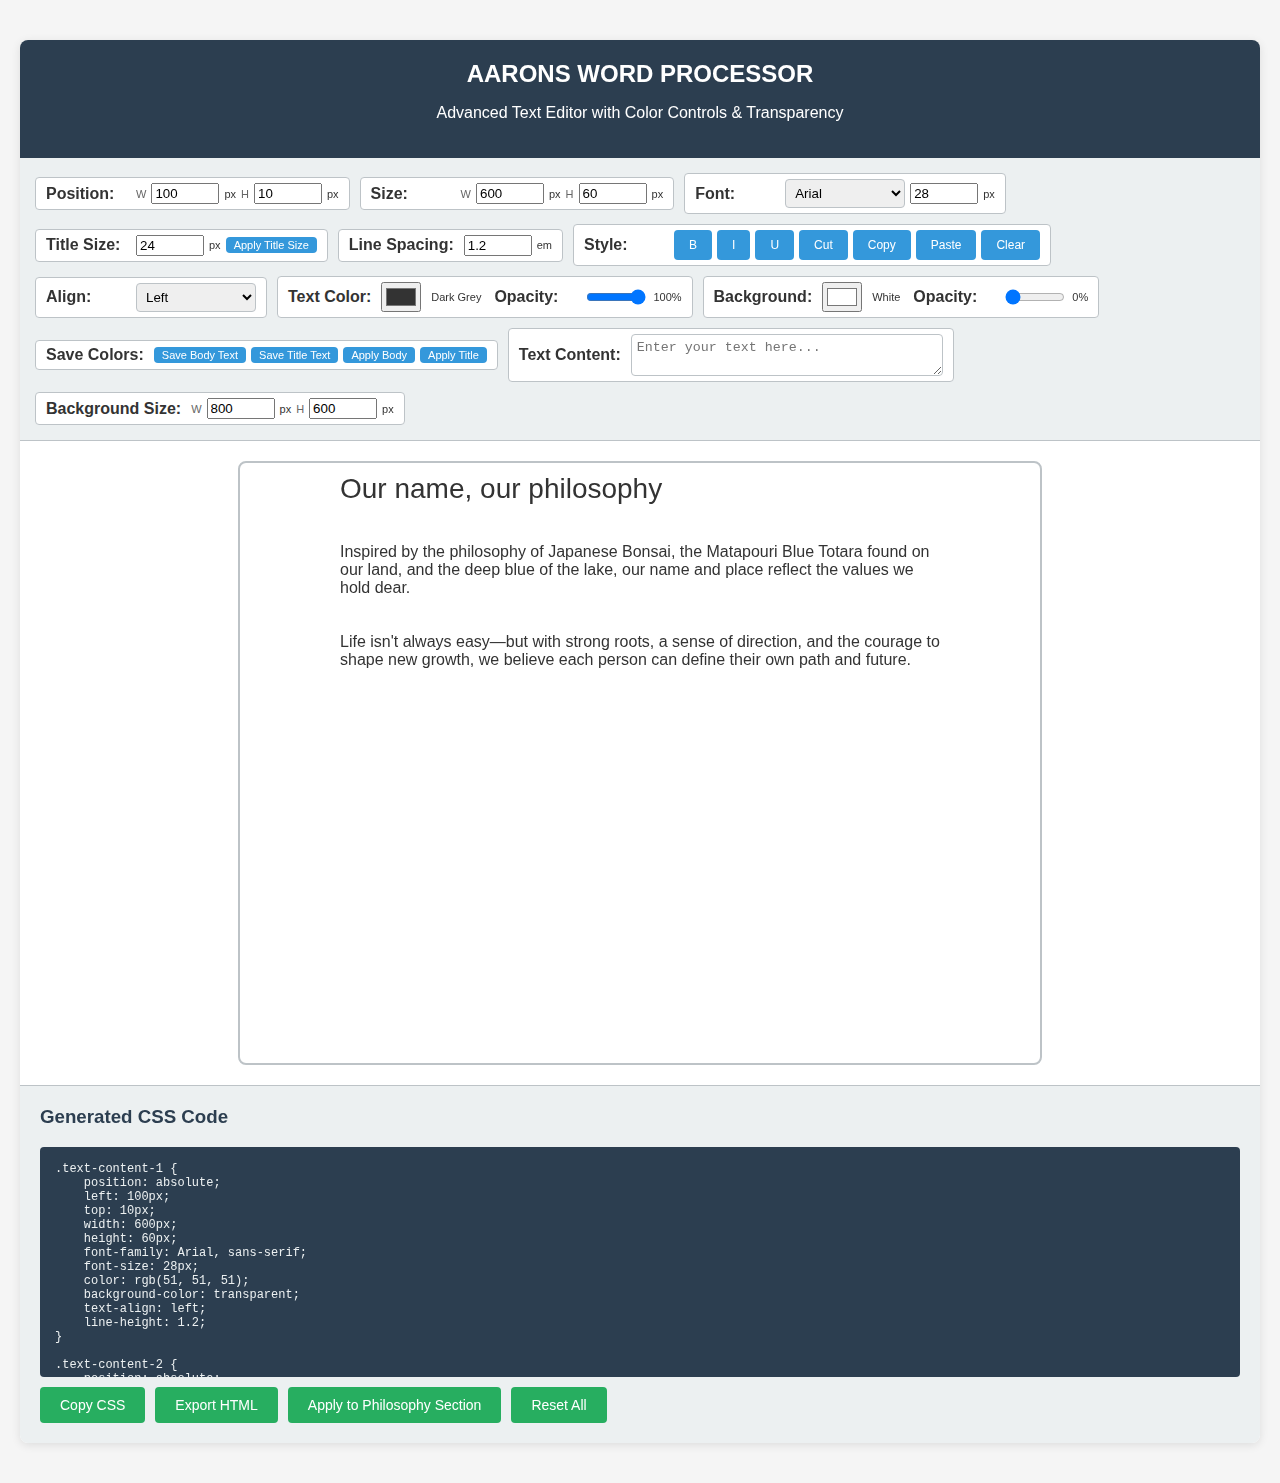
<file: matapouri-blue-project (1)/aarons_word_processor.html>
<!DOCTYPE html>
<html lang="en">
<head>
    <meta charset="UTF-8">
    <meta name="viewport" content="width=device-width, initial-scale=1.0">
    <title>AARONS WORD PROCESSOR</title>
    <style>
        body {
            font-family: Arial, sans-serif;
            margin: 0;
            padding: 20px;
            background: #f5f5f5;
        }
        
        .processor-container {
            background: white;
            border-radius: 8px;
            box-shadow: 0 2px 10px rgba(0,0,0,0.1);
            overflow: hidden;
            margin: 20px 0;
            min-width: 1000px;
        }
        
        .processor-header {
            background: #2c3e50;
            color: white;
            padding: 20px;
            text-align: center;
        }
        
        .processor-header h1 {
            margin: 0;
            font-size: 24px;
        }
        
        .processor-toolbar {
            padding: 15px;
            background: #ecf0f1;
            border-bottom: 1px solid #bdc3c7;
            display: flex;
            flex-wrap: wrap;
            gap: 10px;
            align-items: center;
        }
        
        .toolbar-group {
            display: flex;
            gap: 5px;
            align-items: center;
            padding: 5px 10px;
            background: white;
            border-radius: 4px;
            border: 1px solid #bdc3c7;
            color: #333;
        }
        
        .toolbar-group label {
            font-weight: bold;
            margin-right: 5px;
            min-width: 80px;
            color: #333;
        }
        
        .toolbar-group input[type="range"] {
            width: 120px;
        }
        
        .toolbar-group input[type="text"], .toolbar-group textarea {
            width: 200px;
            padding: 5px;
            border: 1px solid #bdc3c7;
            border-radius: 4px;
        }
        
        .toolbar-group select {
            width: 120px;
            padding: 5px;
            border: 1px solid #bdc3c7;
            border-radius: 4px;
        }
        
        .toolbar-group button {
            background: #3498db;
            color: white;
            padding: 8px 15px;
            border: none;
            border-radius: 4px;
            cursor: pointer;
            font-size: 12px;
        }
        
        .toolbar-group button:hover {
            background: #2980b9;
        }
        
        .toolbar-group button.active {
            background: #e74c3c;
        }
        
        .display-area {
            width: 800px;
            height: 600px;
            background: #ffffff;
            position: relative;
            margin: 20px auto;
            border: 2px solid #bdc3c7;
            border-radius: 8px;
            overflow: hidden;
            transition: all 0.3s ease;
        }
        
        .text-content {
            position: absolute;
            border: none;
            background: transparent;
            outline: none;
            resize: none;
            font-family: Arial, sans-serif;
            font-size: 16px;
            color: #333;
            padding: 0;
            margin: 0;
            cursor: move;
            min-width: 100px;
            min-height: 30px;
        }
        
        .text-content.selected {
            outline: 2px solid #3498db;
        }
        
        .output-section {
            background: #ecf0f1;
            padding: 20px;
            border-top: 1px solid #bdc3c7;
        }
        
        .output-section h3 {
            margin-top: 0;
            color: #2c3e50;
        }
        
        .code-output {
            background: #2c3e50;
            color: #ecf0f1;
            padding: 15px;
            border-radius: 4px;
            font-family: 'Courier New', monospace;
            font-size: 12px;
            white-space: pre-wrap;
            max-height: 200px;
            overflow-y: auto;
            margin: 10px 0;
        }
        
        .output-buttons {
            display: flex;
            gap: 10px;
            margin-top: 10px;
        }
        
        .output-buttons button {
            background: #27ae60;
            color: white;
            padding: 10px 20px;
            border: none;
            border-radius: 4px;
            cursor: pointer;
            font-size: 14px;
        }
        
        .output-buttons button:hover {
            background: #219a52;
        }
    </style>
</head>
<body>
    <div class="processor-container">
        <div class="processor-header">
            <h1>AARONS WORD PROCESSOR</h1>
            <p>Advanced Text Editor with Color Controls & Transparency</p>
        </div>
        
        <div class="processor-toolbar">
            <div class="toolbar-group">
                <label>Position:</label>
                <span style="color: #666; font-size: 11px;">W</span>
                <input type="number" id="positionX" min="0" max="800" value="100" style="width: 60px;">
                <span style="color: #333; font-size: 11px;">px</span>
                <span style="color: #666; font-size: 11px;">H</span>
                <input type="number" id="positionY" min="0" max="600" value="10" style="width: 60px;">
                <span style="color: #333; font-size: 11px;">px</span>
            </div>
            
            <div class="toolbar-group">
                <label>Size:</label>
                <span style="color: #666; font-size: 11px;">W</span>
                <input type="number" id="width" min="200" max="1400" value="600" style="width: 60px;">
                <span style="color: #333; font-size: 11px;">px</span>
                <span style="color: #666; font-size: 11px;">H</span>
                <input type="number" id="height" min="20" max="2000" value="60" style="width: 60px;">
                <span style="color: #333; font-size: 11px;">px</span>
            </div>
            
            <div class="toolbar-group">
                <label>Font:</label>
                <select id="fontFamily">
                    <option value="Arial, sans-serif">Arial</option>
                    <option value="Helvetica, sans-serif">Helvetica</option>
                    <option value="Times New Roman, serif">Times</option>
                    <option value="Georgia, serif">Georgia</option>
                    <option value="Courier New, monospace">Courier</option>
                </select>
                <input type="number" id="fontSize" min="8" max="48" value="16" style="width: 60px;">
                <span style="color: #333; font-size: 11px;">px</span>
            </div>
            
            <div class="toolbar-group">
                <label>Title Size:</label>
                <input type="number" id="titleFontSize" min="8" max="72" value="24" style="width: 60px;">
                <span style="color: #333; font-size: 11px;">px</span>
                <button onclick="applyTitleSize()" style="font-size: 11px; padding: 2px 8px;">Apply Title Size</button>
            </div>
            
            <div class="toolbar-group">
                <label>Line Spacing:</label>
                <input type="number" id="lineHeight" min="1" max="3" step="0.1" value="1.2" style="width: 60px;">
                <span style="color: #333; font-size: 11px;">em</span>
            </div>
            
            <div class="toolbar-group">
                <label>Style:</label>
                <button id="boldButton" onclick="applyBoldToSelection()">B</button>
                <button id="italicButton" onclick="applyItalicToSelection()">I</button>
                <button id="underlineButton" onclick="applyUnderlineToSelection()">U</button>
                <button onclick="cutText()">Cut</button>
                <button onclick="copyText()">Copy</button>
                <button onclick="pasteText()">Paste</button>
                <button onclick="clearText()">Clear</button>
            </div>
            
            <div class="toolbar-group">
                <label>Align:</label>
                <select id="textAlignment">
                    <option value="left">Left</option>
                    <option value="center">Center</option>
                    <option value="right">Right</option>
                    <option value="justify">Justify</option>
                </select>
            </div>
            
            <div class="toolbar-group">
                <label>Text Color:</label>
                <input type="color" id="textColor" value="#333333" style="width: 40px; height: 30px;">
                <span style="color: #333; font-size: 11px; margin-left: 5px;" id="textColorName">Dark Grey</span>
                <label style="margin-left: 8px;">Opacity:</label>
                <input type="range" id="textOpacity" min="0" max="100" value="100" style="width: 60px;">
                <span style="color: #333; font-size: 11px;" id="textOpacityValue">100%</span>
            </div>
            
            <div class="toolbar-group">
                <label>Background:</label>
                <input type="color" id="backgroundColor" value="#ffffff" style="width: 40px; height: 30px;">
                <span style="color: #333; font-size: 11px; margin-left: 5px;" id="bgColorName">White</span>
                <label style="margin-left: 8px;">Opacity:</label>
                <input type="range" id="bgOpacity" min="0" max="100" value="0" style="width: 60px;">
                <span style="color: #333; font-size: 11px;" id="bgOpacityValue">0%</span>
            </div>
            
            <div class="toolbar-group">
                <label>Save Colors:</label>
                <button onclick="saveBodyTextColor()" style="font-size: 11px; padding: 2px 8px;">Save Body Text</button>
                <button onclick="saveTitleTextColor()" style="font-size: 11px; padding: 2px 8px;">Save Title Text</button>
                <button onclick="applyBodyTextColor()" style="font-size: 11px; padding: 2px 8px;">Apply Body</button>
                <button onclick="applyTitleTextColor()" style="font-size: 11px; padding: 2px 8px;">Apply Title</button>
            </div>
            
            <div class="toolbar-group">
                <label>Text Content:</label>
                <textarea id="textContent" placeholder="Enter your text here..." rows="2" style="width: 300px;"></textarea>
            </div>
            
            <div class="toolbar-group">
                <label>Background Size:</label>
                <span style="color: #666; font-size: 11px;">W</span>
                <input type="number" id="bgWidth" min="600" max="1400" value="800" style="width: 60px;">
                <span style="color: #333; font-size: 11px;">px</span>
                <span style="color: #666; font-size: 11px;">H</span>
                <input type="number" id="bgHeight" min="400" max="1000" value="600" style="width: 60px;">
                <span style="color: #333; font-size: 11px;">px</span>
            </div>
        </div>
        
        <div class="display-area" id="websiteDisplayArea">
            <div class="text-content selected" id="textArea1" contenteditable="true" style="position: absolute; left: 100px; top: 10px; width: 600px; height: 60px; border: none; background: transparent; outline: none; font-family: Arial, sans-serif; font-size: 28px; color: #333; padding: 0; margin: 0; cursor: move;">Our name, our philosophy</div>
            <div class="text-content" id="textArea2" contenteditable="true" style="position: absolute; left: 100px; top: 80px; width: 600px; height: 80px; border: none; background: transparent; outline: none; font-family: Arial, sans-serif; font-size: 16px; color: #333; padding: 0; margin: 0; cursor: move;">Inspired by the philosophy of Japanese Bonsai, the Matapouri Blue Totara found on our land, and the deep blue of the lake, our name and place reflect the values we hold dear.</div>
            <div class="text-content" id="textArea3" contenteditable="true" style="position: absolute; left: 100px; top: 170px; width: 600px; height: 80px; border: none; background: transparent; outline: none; font-family: Arial, sans-serif; font-size: 16px; color: #333; padding: 0; margin: 0; cursor: move;">Life isn't always easy—but with strong roots, a sense of direction, and the courage to shape new growth, we believe each person can define their own path and future.</div>
        </div>
        
        <div class="output-section">
            <h3>Generated CSS Code</h3>
            <div id="codeOutput" class="code-output">Generated CSS will appear here...</div>
            <div class="output-buttons">
                <button onclick="copyCSS()">Copy CSS</button>
                <button onclick="exportHTML()">Export HTML</button>
                <button onclick="applyToPhilosophySection()">Apply to Philosophy Section</button>
                <button onclick="resetAll()">Reset All</button>
            </div>
        </div>
    </div>

    <script>
        let selectedTextArea = null;
        let savedBodyTextColor = { color: '#333333', opacity: 100 };
        let savedTitleTextColor = { color: '#000000', opacity: 100 };
        
        // Helper functions for color conversion
        function hexToRgba(hex, opacity) {
            const r = parseInt(hex.slice(1, 3), 16);
            const g = parseInt(hex.slice(3, 5), 16);
            const b = parseInt(hex.slice(5, 7), 16);
            return `rgba(${r}, ${g}, ${b}, ${opacity})`;
        }
        
        function getColorName(hex) {
            const colors = {
                '#000000': 'Black',
                '#ffffff': 'White',
                '#ff0000': 'Red',
                '#00ff00': 'Green',
                '#0000ff': 'Blue',
                '#ffff00': 'Yellow',
                '#ff00ff': 'Magenta',
                '#00ffff': 'Cyan',
                '#800000': 'Maroon',
                '#808000': 'Olive',
                '#008000': 'Dark Green',
                '#800080': 'Purple',
                '#008080': 'Teal',
                '#000080': 'Navy',
                '#808080': 'Grey',
                '#c0c0c0': 'Silver',
                '#ffa500': 'Orange',
                '#ffc0cb': 'Pink',
                '#a52a2a': 'Brown',
                '#333333': 'Dark Grey',
                '#666666': 'Medium Grey',
                '#999999': 'Light Grey',
                '#cccccc': 'Very Light Grey'
            };
            
            return colors[hex.toLowerCase()] || hex.toUpperCase();
        }
        
        function applyColorAndOpacity() {
            if (selectedTextArea) {
                const textColor = document.getElementById('textColor').value;
                const textOpacity = document.getElementById('textOpacity').value / 100;
                const bgColor = document.getElementById('backgroundColor').value;
                const bgOpacity = document.getElementById('bgOpacity').value / 100;
                
                selectedTextArea.style.color = hexToRgba(textColor, textOpacity);
                selectedTextArea.style.backgroundColor = hexToRgba(bgColor, bgOpacity);
                
                // Update color names
                document.getElementById('textColorName').textContent = getColorName(textColor);
                document.getElementById('bgColorName').textContent = getColorName(bgColor);
                
                generateCSS();
            }
        }
        
        function saveBodyTextColor() {
            const textColor = document.getElementById('textColor').value;
            const textOpacity = document.getElementById('textOpacity').value;
            
            savedBodyTextColor = {
                color: textColor,
                opacity: textOpacity
            };
            
            alert(`Body text color saved: ${getColorName(textColor)} at ${textOpacity}% opacity`);
        }
        
        function saveTitleTextColor() {
            const textColor = document.getElementById('textColor').value;
            const textOpacity = document.getElementById('textOpacity').value;
            
            savedTitleTextColor = {
                color: textColor,
                opacity: textOpacity
            };
            
            alert(`Title text color saved: ${getColorName(textColor)} at ${textOpacity}% opacity`);
        }
        
        function applyBodyTextColor() {
            if (selectedTextArea) {
                document.getElementById('textColor').value = savedBodyTextColor.color;
                document.getElementById('textOpacity').value = savedBodyTextColor.opacity;
                document.getElementById('textOpacityValue').textContent = savedBodyTextColor.opacity + '%';
                document.getElementById('textColorName').textContent = getColorName(savedBodyTextColor.color);
                applyColorAndOpacity();
            }
        }
        
        function applyTitleTextColor() {
            if (selectedTextArea) {
                document.getElementById('textColor').value = savedTitleTextColor.color;
                document.getElementById('textOpacity').value = savedTitleTextColor.opacity;
                document.getElementById('textOpacityValue').textContent = savedTitleTextColor.opacity + '%';
                document.getElementById('textColorName').textContent = getColorName(savedTitleTextColor.color);
                applyColorAndOpacity();
            }
        }
        
        function applyTitleSize() {
            if (selectedTextArea) {
                const titleSize = document.getElementById('titleFontSize').value;
                
                // Check if there's selected text within the contenteditable area
                const selection = window.getSelection();
                if (selection.rangeCount > 0 && selection.toString().length > 0) {
                    // Apply font size to selected text only
                    const range = selection.getRangeAt(0);
                    const span = document.createElement('span');
                    span.style.fontSize = titleSize + 'px';
                    
                    try {
                        range.surroundContents(span);
                    } catch (e) {
                        // If can't surround (complex selection), use execCommand
                        document.execCommand('fontSize', false, '7'); // Reset to default
                        const selectedText = selection.toString();
                        const newText = `<span style="font-size: ${titleSize}px">${selectedText}</span>`;
                        document.execCommand('insertHTML', false, newText);
                    }
                } else {
                    // No text selected, apply to entire text area
                    selectedTextArea.style.fontSize = titleSize + 'px';
                }
                
                generateCSS();
            }
        }
        
        function makeDraggable(element) {
            let isDragging = false;
            let currentX, currentY, initialX, initialY;
            
            element.addEventListener('mousedown', function(e) {
                isDragging = true;
                initialX = e.clientX - element.offsetLeft;
                initialY = e.clientY - element.offsetTop;
                
                selectTextArea(element);
            });
            
            document.addEventListener('mousemove', function(e) {
                if (isDragging) {
                    e.preventDefault();
                    
                    currentX = e.clientX - initialX;
                    currentY = e.clientY - initialY;
                    
                    const container = document.getElementById('websiteDisplayArea');
                    const maxX = container.offsetWidth - element.offsetWidth;
                    const maxY = container.offsetHeight - element.offsetHeight;
                    
                    currentX = Math.max(0, Math.min(currentX, maxX));
                    currentY = Math.max(0, Math.min(currentY, maxY));
                    
                    element.style.left = currentX + 'px';
                    element.style.top = currentY + 'px';
                    
                    updateControls(element);
                    generateCSS();
                }
            });
            
            document.addEventListener('mouseup', function() {
                isDragging = false;
            });
        }
        
        function selectTextArea(element) {
            document.querySelectorAll('.text-content').forEach(area => {
                area.classList.remove('selected');
            });
            
            element.classList.add('selected');
            selectedTextArea = element;
            updateControls(element);
        }
        
        function updateControls(element) {
            if (!element) return;
            
            document.getElementById('positionX').value = parseInt(element.style.left) || 0;
            document.getElementById('positionY').value = parseInt(element.style.top) || 0;
            document.getElementById('width').value = parseInt(element.style.width) || 600;
            document.getElementById('height').value = parseInt(element.style.height) || 60;
            
            document.getElementById('fontSize').value = parseInt(element.style.fontSize) || 16;
            document.getElementById('fontFamily').value = element.style.fontFamily || 'Arial, sans-serif';
            document.getElementById('textAlignment').value = element.style.textAlign || 'left';
            document.getElementById('lineHeight').value = parseFloat(element.style.lineHeight) || 1.2;
        }
        
        function generateCSS() {
            let css = '';
            
            document.querySelectorAll('.text-content').forEach((element, index) => {
                css += `.text-content-${index + 1} {\n`;
                css += `    position: absolute;\n`;
                css += `    left: ${element.style.left};\n`;
                css += `    top: ${element.style.top};\n`;
                css += `    width: ${element.style.width};\n`;
                css += `    height: ${element.style.height};\n`;
                css += `    font-family: ${element.style.fontFamily || 'Arial, sans-serif'};\n`;
                css += `    font-size: ${element.style.fontSize || '16px'};\n`;
                css += `    color: ${element.style.color || '#333333'};\n`;
                css += `    background-color: ${element.style.backgroundColor || 'transparent'};\n`;
                css += `    text-align: ${element.style.textAlign || 'left'};\n`;
                css += `    line-height: ${element.style.lineHeight || '1.2'};\n`;
                css += `}\n\n`;
            });
            
            document.getElementById('codeOutput').textContent = css;
        }
        
        function copyCSS() {
            const css = document.getElementById('codeOutput').textContent;
            navigator.clipboard.writeText(css).then(() => {
                alert('CSS copied to clipboard!');
            });
        }
        
        function exportHTML() {
            let html = '<!DOCTYPE html>\n<html>\n<head>\n<style>\n';
            html += document.getElementById('codeOutput').textContent;
            html += '</style>\n</head>\n<body>\n';
            
            document.querySelectorAll('.text-content').forEach((element, index) => {
                html += `<div class="text-content-${index + 1}">${element.innerHTML}</div>\n`;
            });
            
            html += '</body>\n</html>';
            
            const blob = new Blob([html], { type: 'text/html' });
            const url = URL.createObjectURL(blob);
            const a = document.createElement('a');
            a.href = url;
            a.download = 'aarons-word-processor-export.html';
            a.click();
            URL.revokeObjectURL(url);
        }
        
        function resetAll() {
            document.querySelectorAll('.text-content').forEach(content => {
                content.innerHTML = '';
            });
            generateCSS();
        }
        
        function applyToPhilosophySection() {
            const textAreas = document.querySelectorAll('.text-content');
            if (textAreas.length === 0) {
                alert('No text content to apply. Please add some text first.');
                return;
            }
            
            // Get text content and CSS
            const css = document.getElementById('codeOutput').textContent;
            const textContent = Array.from(textAreas).map(area => area.innerHTML).join('|||');
            
            console.log('CSS to apply:', css);
            console.log('Text content:', textContent);
            
            // Apply CSS to website
            fetch('/apply-css', {
                method: 'POST',
                headers: {
                    'Content-Type': 'application/json',
                },
                body: JSON.stringify({ css: css })
            })
            .then(response => response.json())
            .then(data => {
                if (data.success) {
                    // Also apply text content to philosophy section
                    const textParts = textContent.split('|||');
                    const philosophyData = {
                        title: textParts[0] || 'Our name, our philosophy',
                        text1: textParts[1] || 'Inspired by the philosophy of Japanese Bonsai...',
                        text2: textParts[2] || 'Life isn\'t always easy...'
                    };
                    
                    return fetch('/apply-philosophy-text', {
                        method: 'POST',
                        headers: {
                            'Content-Type': 'application/json',
                        },
                        body: JSON.stringify(philosophyData)
                    });
                }
                throw new Error('CSS application failed');
            })
            .then(response => response.json())
            .then(data => {
                if (data.success) {
                    alert('Successfully applied to Philosophy Section! Please refresh the website to see changes.');
                } else {
                    alert('Error applying text content: ' + data.error);
                }
            })
            .catch(error => {
                console.error('Error:', error);
                alert('Error applying to Philosophy Section');
            });
        }
        
        function makeTextEditable() {
            document.querySelectorAll('.text-content').forEach(content => {
                content.contentEditable = true;
                content.addEventListener('input', generateCSS);
                content.addEventListener('paste', function(e) {
                    e.preventDefault();
                    const text = (e.clipboardData || window.clipboardData).getData('text/plain');
                    document.execCommand('insertText', false, text);
                });
            });
        }
        
        function applyBoldToSelection() {
            document.execCommand('bold', false, null);
        }
        
        function applyItalicToSelection() {
            document.execCommand('italic', false, null);
        }
        
        function applyUnderlineToSelection() {
            document.execCommand('underline', false, null);
        }
        
        function cutText() {
            document.execCommand('cut');
        }
        
        function copyText() {
            document.execCommand('copy');
        }
        
        function pasteText() {
            document.execCommand('paste');
        }
        
        function clearText() {
            if (selectedTextArea) {
                selectedTextArea.innerHTML = '';
                generateCSS();
            }
        }
        
        // Initialize
        document.addEventListener('DOMContentLoaded', function() {
            makeDraggable(document.getElementById('textArea1'));
            makeDraggable(document.getElementById('textArea2'));
            makeDraggable(document.getElementById('textArea3'));
            selectTextArea(document.getElementById('textArea1'));
            makeTextEditable();
            
            // Add event listeners for controls
            document.getElementById('positionX').addEventListener('input', function() {
                if (selectedTextArea) {
                    selectedTextArea.style.left = this.value + 'px';
                    generateCSS();
                }
            });
            
            document.getElementById('positionY').addEventListener('input', function() {
                if (selectedTextArea) {
                    selectedTextArea.style.top = this.value + 'px';
                    generateCSS();
                }
            });
            
            document.getElementById('width').addEventListener('input', function() {
                if (selectedTextArea) {
                    selectedTextArea.style.width = this.value + 'px';
                    generateCSS();
                }
            });
            
            document.getElementById('height').addEventListener('input', function() {
                if (selectedTextArea) {
                    selectedTextArea.style.height = this.value + 'px';
                    generateCSS();
                }
            });
            
            document.getElementById('fontSize').addEventListener('input', function() {
                if (selectedTextArea) {
                    selectedTextArea.style.fontSize = this.value + 'px';
                    generateCSS();
                }
            });
            
            document.getElementById('fontFamily').addEventListener('change', function() {
                if (selectedTextArea) {
                    selectedTextArea.style.fontFamily = this.value;
                    generateCSS();
                }
            });
            
            document.getElementById('textAlignment').addEventListener('change', function() {
                if (selectedTextArea) {
                    selectedTextArea.style.textAlign = this.value;
                    generateCSS();
                }
            });
            
            document.getElementById('lineHeight').addEventListener('input', function() {
                if (selectedTextArea) {
                    selectedTextArea.style.lineHeight = this.value;
                    generateCSS();
                }
            });
            
            document.getElementById('textColor').addEventListener('change', function() {
                document.getElementById('textColorName').textContent = getColorName(this.value);
                applyColorAndOpacity();
            });
            
            document.getElementById('textOpacity').addEventListener('input', function() {
                document.getElementById('textOpacityValue').textContent = this.value + '%';
                applyColorAndOpacity();
            });
            
            document.getElementById('backgroundColor').addEventListener('change', function() {
                document.getElementById('bgColorName').textContent = getColorName(this.value);
                applyColorAndOpacity();
            });
            
            document.getElementById('bgOpacity').addEventListener('input', function() {
                document.getElementById('bgOpacityValue').textContent = this.value + '%';
                applyColorAndOpacity();
            });
            
            // Background size controls
            document.getElementById('bgWidth').addEventListener('input', function() {
                const displayArea = document.getElementById('websiteDisplayArea');
                const width = this.value;
                
                displayArea.style.width = width + 'px';
                
                // Update position and size input max values
                document.getElementById('positionX').max = Math.max(800, width - 100);
                document.getElementById('width').max = Math.min(1400, width);
                generateCSS();
            });
            
            document.getElementById('bgHeight').addEventListener('input', function() {
                const displayArea = document.getElementById('websiteDisplayArea');
                const height = this.value;
                
                displayArea.style.height = height + 'px';
                
                // Update position and size input max values
                document.getElementById('positionY').max = Math.max(600, height - 100);
                document.getElementById('height').max = Math.min(2000, height);
                generateCSS();
            });
            
            // Text content update
            document.getElementById('textContent').addEventListener('input', function() {
                if (selectedTextArea) {
                    selectedTextArea.innerHTML = this.value.replace(/\n/g, '<br>');
                    generateCSS();
                }
            });
            
            // Title font size control
            document.getElementById('titleFontSize').addEventListener('input', function() {
                // Update the display value as user types
                const titleSizeDisplay = document.querySelector('#titleFontSize + span');
                if (titleSizeDisplay) {
                    titleSizeDisplay.textContent = this.value + 'px';
                }
            });
            
            generateCSS();
        });
    </script>
</body>
</html>
</file>
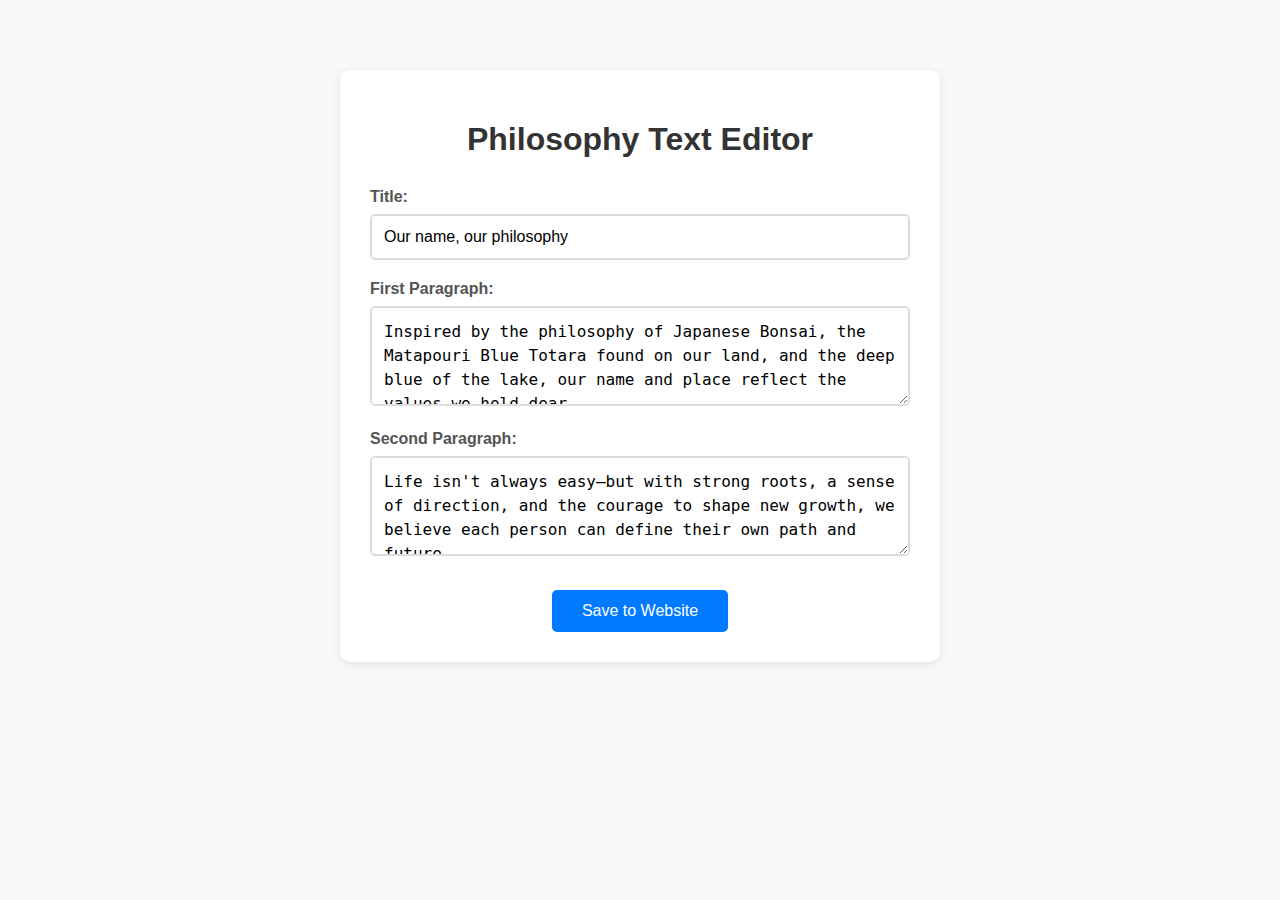
<file: matapouri-blue-project (1)/philosophy_editor.html>
<!DOCTYPE html>
<html>
<head>
    <title>Philosophy Text Editor</title>
    <style>
        body {
            font-family: Arial, sans-serif;
            max-width: 600px;
            margin: 50px auto;
            padding: 20px;
            background: #f8f9fa;
        }
        
        .editor-box {
            background: white;
            padding: 30px;
            border-radius: 10px;
            box-shadow: 0 2px 10px rgba(0,0,0,0.1);
        }
        
        h1 {
            color: #333;
            text-align: center;
            margin-bottom: 30px;
        }
        
        .field {
            margin-bottom: 20px;
        }
        
        label {
            display: block;
            margin-bottom: 8px;
            font-weight: bold;
            color: #555;
        }
        
        input[type="text"] {
            width: 100%;
            padding: 12px;
            border: 2px solid #ddd;
            border-radius: 5px;
            font-size: 16px;
            box-sizing: border-box;
        }
        
        textarea {
            width: 100%;
            padding: 12px;
            border: 2px solid #ddd;
            border-radius: 5px;
            font-size: 16px;
            line-height: 1.5;
            resize: vertical;
            min-height: 100px;
            box-sizing: border-box;
        }
        
        button {
            background: #007bff;
            color: white;
            padding: 12px 30px;
            border: none;
            border-radius: 5px;
            font-size: 16px;
            cursor: pointer;
            display: block;
            margin: 30px auto 0;
        }
        
        button:hover {
            background: #0056b3;
        }
        
        .message {
            margin-top: 20px;
            padding: 15px;
            border-radius: 5px;
            text-align: center;
        }
        
        .success {
            background: #d4edda;
            color: #155724;
            border: 1px solid #c3e6cb;
        }
        
        .error {
            background: #f8d7da;
            color: #721c24;
            border: 1px solid #f5c6cb;
        }
        
        .preview-link {
            display: inline-block;
            margin-top: 10px;
            color: #007bff;
            text-decoration: none;
        }
        
        .preview-link:hover {
            text-decoration: underline;
        }
    </style>
</head>
<body>
    <div class="editor-box">
        <h1>Philosophy Text Editor</h1>
        
        <div class="field">
            <label for="title">Title:</label>
            <input type="text" id="title" value="Our name, our philosophy">
        </div>
        
        <div class="field">
            <label for="paragraph1">First Paragraph:</label>
            <textarea id="paragraph1">Inspired by the philosophy of Japanese Bonsai, the Matapouri Blue Totara found on our land, and the deep blue of the lake, our name and place reflect the values we hold dear.</textarea>
        </div>
        
        <div class="field">
            <label for="paragraph2">Second Paragraph:</label>
            <textarea id="paragraph2">Life isn't always easy—but with strong roots, a sense of direction, and the courage to shape new growth, we believe each person can define their own path and future.</textarea>
        </div>
        
        <button onclick="saveText()">Save to Website</button>
        
        <div id="message"></div>
    </div>

    <script>
        function saveText() {
            const title = document.getElementById('title').value;
            const paragraph1 = document.getElementById('paragraph1').value;
            const paragraph2 = document.getElementById('paragraph2').value;
            
            // Simple data object
            const data = {
                title: title,
                text1: paragraph1,
                text2: paragraph2
            };
            
            // Save to server
            fetch('/save-philosophy', {
                method: 'POST',
                headers: {
                    'Content-Type': 'application/json',
                },
                body: JSON.stringify(data)
            })
            .then(response => response.json())
            .then(result => {
                const messageDiv = document.getElementById('message');
                if (result.success) {
                    messageDiv.innerHTML = `
                        <div class="message success">
                            ✓ Text saved successfully!
                            <a href="/" class="preview-link" target="_blank">View website</a>
                        </div>
                    `;
                } else {
                    messageDiv.innerHTML = `
                        <div class="message error">
                            Error: ${result.error}
                        </div>
                    `;
                }
            })
            .catch(error => {
                document.getElementById('message').innerHTML = `
                    <div class="message error">
                        Error saving text. Please try again.
                    </div>
                `;
            });
        }
    </script>
</body>
</html>
</file>
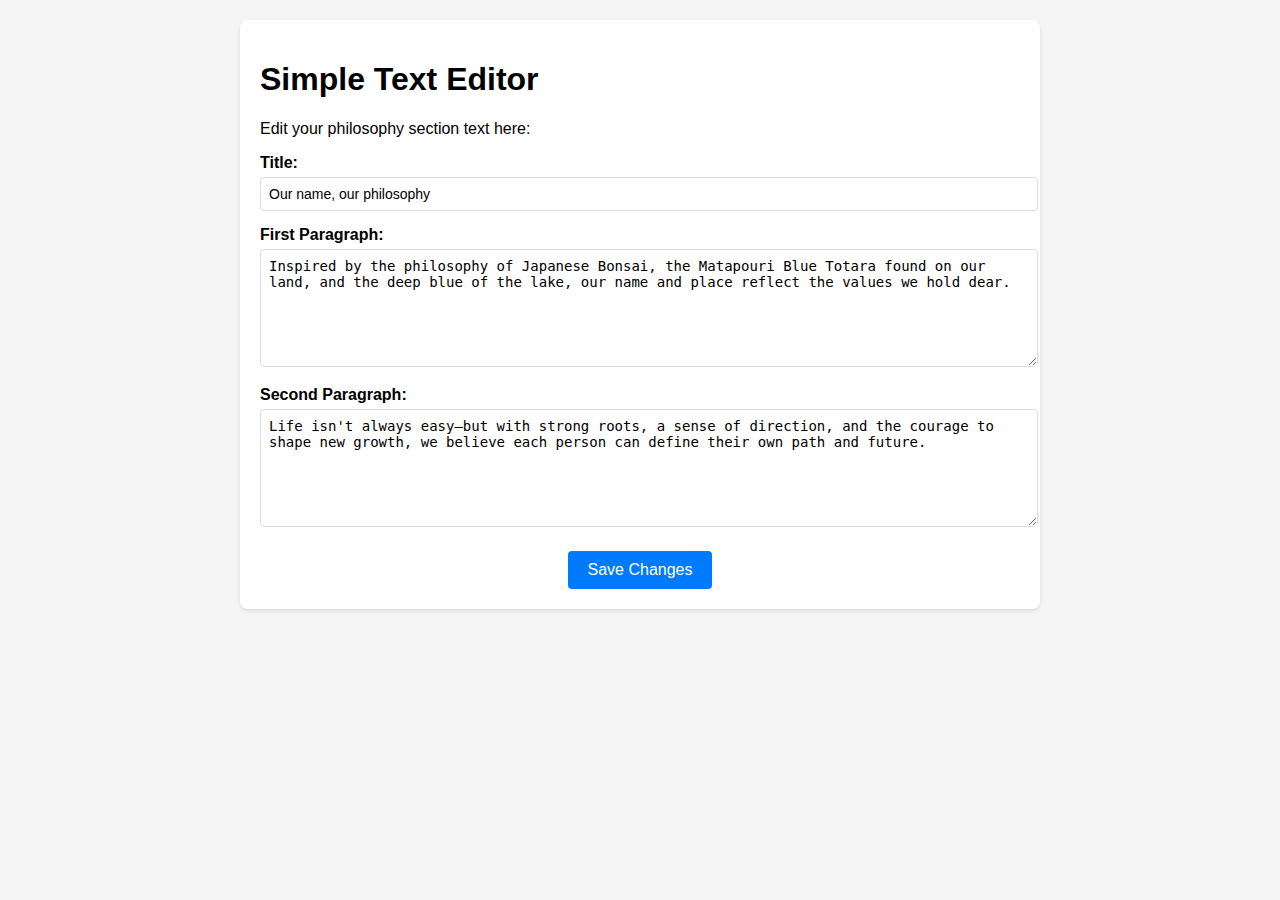
<file: matapouri-blue-project (1)/simple_text_editor.html>
<!DOCTYPE html>
<html>
<head>
    <title>Simple Text Editor</title>
    <style>
        body {
            font-family: Arial, sans-serif;
            max-width: 800px;
            margin: 0 auto;
            padding: 20px;
            background: #f5f5f5;
        }
        
        .editor-container {
            background: white;
            padding: 20px;
            border-radius: 8px;
            box-shadow: 0 2px 4px rgba(0,0,0,0.1);
        }
        
        .input-group {
            margin-bottom: 15px;
        }
        
        label {
            display: block;
            margin-bottom: 5px;
            font-weight: bold;
        }
        
        input, textarea {
            width: 100%;
            padding: 8px;
            border: 1px solid #ddd;
            border-radius: 4px;
            font-size: 14px;
        }
        
        textarea {
            height: 100px;
            resize: vertical;
        }
        
        .button-group {
            text-align: center;
            margin-top: 20px;
        }
        
        button {
            background: #007bff;
            color: white;
            padding: 10px 20px;
            border: none;
            border-radius: 4px;
            cursor: pointer;
            font-size: 16px;
        }
        
        button:hover {
            background: #0056b3;
        }
        
        .success {
            background: #d4edda;
            color: #155724;
            padding: 10px;
            border-radius: 4px;
            margin-top: 10px;
        }
    </style>
</head>
<body>
    <div class="editor-container">
        <h1>Simple Text Editor</h1>
        <p>Edit your philosophy section text here:</p>
        
        <div class="input-group">
            <label for="title">Title:</label>
            <input type="text" id="title" value="Our name, our philosophy" />
        </div>
        
        <div class="input-group">
            <label for="text1">First Paragraph:</label>
            <textarea id="text1">Inspired by the philosophy of Japanese Bonsai, the Matapouri Blue Totara found on our land, and the deep blue of the lake, our name and place reflect the values we hold dear.</textarea>
        </div>
        
        <div class="input-group">
            <label for="text2">Second Paragraph:</label>
            <textarea id="text2">Life isn't always easy—but with strong roots, a sense of direction, and the courage to shape new growth, we believe each person can define their own path and future.</textarea>
        </div>
        
        <div class="button-group">
            <button onclick="saveText()">Save Changes</button>
        </div>
        
        <div id="message"></div>
    </div>

    <script>
        function saveText() {
            const title = document.getElementById('title').value;
            const text1 = document.getElementById('text1').value;
            const text2 = document.getElementById('text2').value;
            
            const data = {
                title: title,
                text1: text1,
                text2: text2
            };
            
            fetch('/apply-philosophy-text', {
                method: 'POST',
                headers: {
                    'Content-Type': 'application/json',
                },
                body: JSON.stringify(data)
            })
            .then(response => response.json())
            .then(data => {
                if (data.success) {
                    document.getElementById('message').innerHTML = 
                        '<div class="success">Text saved successfully! <a href="/" target="_blank">View website</a></div>';
                } else {
                    document.getElementById('message').innerHTML = 
                        '<div style="background: #f8d7da; color: #721c24; padding: 10px; border-radius: 4px;">Error: ' + data.error + '</div>';
                }
            })
            .catch(error => {
                document.getElementById('message').innerHTML = 
                    '<div style="background: #f8d7da; color: #721c24; padding: 10px; border-radius: 4px;">Error saving text</div>';
            });
        }
    </script>
</body>
</html>
</file>
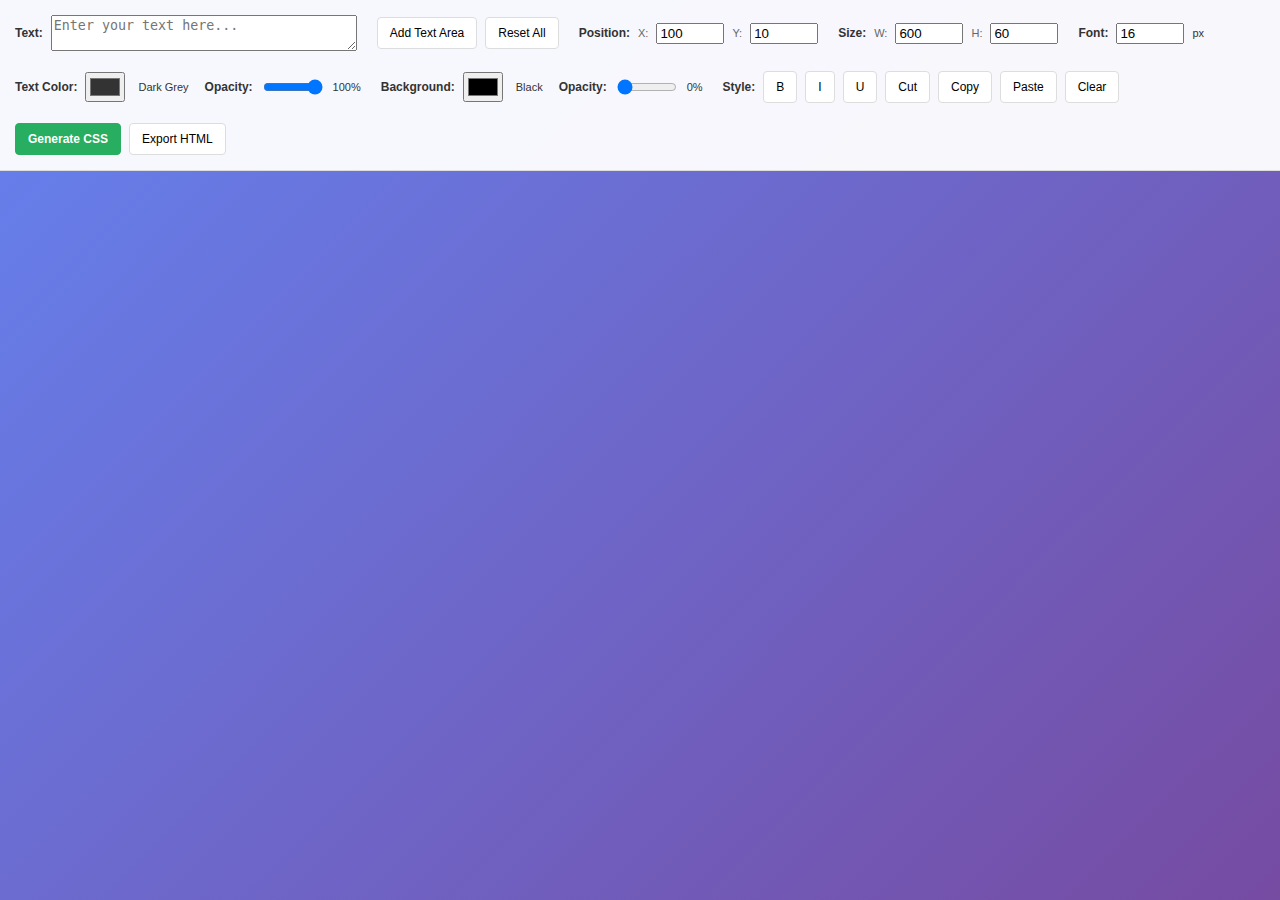
<file: matapouri-blue-project (1)/standalone_text_editor.html>
<!DOCTYPE html>
<html lang="en">
<head>
    <meta charset="UTF-8">
    <meta name="viewport" content="width=device-width, initial-scale=1.0">
    <title>Standalone Text Editor</title>
    <style>
        body {
            font-family: Arial, sans-serif;
            margin: 0;
            padding: 0;
            background: linear-gradient(135deg, #667eea 0%, #764ba2 100%);
            min-height: 100vh;
        }
        
        .editor-container {
            width: 100%;
            height: 100vh;
            display: flex;
            flex-direction: column;
        }
        
        .editor-toolbar {
            background: rgba(255, 255, 255, 0.95);
            padding: 15px;
            border-bottom: 1px solid #ddd;
            display: flex;
            gap: 20px;
            align-items: center;
            flex-wrap: wrap;
        }
        
        .toolbar-group {
            display: flex;
            align-items: center;
            gap: 8px;
        }
        
        .toolbar-group label {
            font-weight: bold;
            color: #333;
            font-size: 12px;
        }
        
        .toolbar-group button {
            padding: 8px 12px;
            border: 1px solid #ddd;
            background: white;
            cursor: pointer;
            border-radius: 4px;
            font-size: 12px;
            transition: all 0.2s;
        }
        
        .toolbar-group button:hover {
            background: #f0f0f0;
        }
        
        .toolbar-group button.active {
            background: #3498db;
            color: white;
            border-color: #3498db;
        }
        
        .preview-container {
            flex: 1;
            position: relative;
            overflow: hidden;
        }
        
        .website-display-area {
            width: 100%;
            height: 100%;
            position: relative;
            background: linear-gradient(135deg, #667eea 0%, #764ba2 100%);
            overflow: hidden;
        }
        
        .text-area {
            position: absolute;
            cursor: move;
            min-width: 100px;
            min-height: 30px;
            resize: both;
            overflow: visible;
        }
        
        .text-area.selected {
            border: none;
        }
        
        .text-content {
            padding: 0;
            pointer-events: all;
            background: transparent;
            border-radius: 0;
            margin: 0;
            color: #333;
            min-height: 30px;
            word-wrap: break-word;
            width: 100%;
            height: 100%;
            display: flex;
            flex-direction: column;
            justify-content: center;
            outline: none;
            user-select: text;
            -webkit-user-select: text;
            -moz-user-select: text;
            -ms-user-select: text;
        }
        
        .text-content:focus {
            pointer-events: all;
            outline: 1px solid rgba(52, 152, 219, 0.5);
        }
        
        .text-content::selection {
            background: rgba(52, 152, 219, 0.3);
            color: inherit;
        }
        
        .text-content::-moz-selection {
            background: rgba(52, 152, 219, 0.3);
            color: inherit;
        }
        
        .position-indicator {
            display: none;
        }
        
        .resize-handle {
            display: none;
        }
        
        .delete-button {
            display: none;
        }
        
        .code-output {
            background: #f8f9fa;
            border: 1px solid #e9ecef;
            padding: 20px;
            margin-top: 20px;
            border-radius: 4px;
            font-family: 'Courier New', monospace;
            font-size: 12px;
            white-space: pre-wrap;
            max-height: 300px;
            overflow-y: auto;
        }
        
        .apply-button {
            background: #27ae60 !important;
            color: white !important;
            border-color: #27ae60 !important;
            font-weight: bold;
        }
        
        .apply-button:hover {
            background: #219a52 !important;
        }
    </style>
</head>
<body>
    <div class="editor-container">
        <div class="editor-toolbar">
            <div class="toolbar-group">
                <label>Text:</label>
                <textarea id="textContent" placeholder="Enter your text here..." rows="2" style="width: 300px;"></textarea>
            </div>
            
            <div class="toolbar-group">
                <button onclick="addTextArea()">Add Text Area</button>
                <button onclick="resetAll()">Reset All</button>
            </div>
            
            <div class="toolbar-group">
                <label>Position:</label>
                <span style="color: #666; font-size: 11px;">X:</span>
                <input type="number" id="xPos" value="100" style="width: 60px;">
                <span style="color: #666; font-size: 11px;">Y:</span>
                <input type="number" id="yPos" value="10" style="width: 60px;">
            </div>
            
            <div class="toolbar-group">
                <label>Size:</label>
                <span style="color: #666; font-size: 11px;">W:</span>
                <input type="number" id="width" value="600" style="width: 60px;">
                <span style="color: #666; font-size: 11px;">H:</span>
                <input type="number" id="height" value="60" style="width: 60px;">
            </div>
            
            <div class="toolbar-group">
                <label>Font:</label>
                <input type="number" id="fontSize" min="8" max="48" value="16" style="width: 60px;">
                <span style="color: #333; font-size: 11px;">px</span>
            </div>
            
            <div class="toolbar-group">
                <label>Text Color:</label>
                <input type="color" id="textColor" value="#333333" style="width: 40px; height: 30px;">
                <span style="color: #333; font-size: 11px; margin-left: 5px;" id="textColorName">Dark Grey</span>
                <label style="margin-left: 8px;">Opacity:</label>
                <input type="range" id="textOpacity" min="0" max="100" value="100" style="width: 60px;">
                <span style="color: #333; font-size: 11px;" id="textOpacityValue">100%</span>
            </div>
            
            <div class="toolbar-group">
                <label>Background:</label>
                <input type="color" id="bgColor" value="#ffffff" style="width: 40px; height: 30px;">
                <span style="color: #333; font-size: 11px; margin-left: 5px;" id="bgColorName">White</span>
                <label style="margin-left: 8px;">Opacity:</label>
                <input type="range" id="bgOpacity" min="0" max="100" value="0" style="width: 60px;">
                <span style="color: #333; font-size: 11px;" id="bgOpacityValue">0%</span>
            </div>
            
            <div class="toolbar-group">
                <label>Style:</label>
                <button id="boldButton" onclick="applyBoldToSelection()">B</button>
                <button id="italicButton" onclick="applyItalicToSelection()">I</button>
                <button id="underlineButton" onclick="applyUnderlineToSelection()">U</button>
                <button onclick="cutText()">Cut</button>
                <button onclick="copyText()">Copy</button>
                <button onclick="pasteText()">Paste</button>
                <button onclick="clearText()">Clear</button>
            </div>
            
            <div class="toolbar-group">
                <button onclick="generateCSS()" class="apply-button">Generate CSS</button>
                <button onclick="exportHTML()">Export HTML</button>
            </div>
        </div>
        
        <div class="preview-container" id="previewContainer">
            <div class="website-display-area" id="websiteDisplayArea">
                <div class="text-area" id="textArea1" style="width: 600px; height: 60px; top: 10px; left: 100px;">
                    <div class="position-indicator">Philosophy Section (100px, 10px)</div>
                    <div class="text-content" id="textContent1"></div>
                    <div class="resize-handle"></div>
                    <button class="delete-button" onclick="deleteTextArea('textArea1')">×</button>
                </div>
            </div>
        </div>
        
        <div class="code-output" id="codeOutput" style="display: none;"></div>
    </div>

    <script>
        let selectedTextArea = null;
        let textAreaCounter = 1;
        let draggedElement = null;
        let resizingElement = null;
        let isBold = false;
        let isItalic = false;
        let isUnderline = false;
        let clipboardData = null;
        
        // Make text areas draggable and selectable
        function makeDraggable(element) {
            let isDragging = false;
            let dragStarted = false;
            
            element.addEventListener('mousedown', function(e) {
                if (e.target.classList.contains('resize-handle')) {
                    resizingElement = element;
                    e.preventDefault();
                    return;
                }
                
                if (e.target.classList.contains('delete-button')) {
                    return;
                }
                
                // Allow text selection inside text-content
                if (e.target.classList.contains('text-content') || e.target.closest('.text-content')) {
                    selectTextArea(element);
                    return; // Don't prevent default for text selection
                }
                
                if (e.target.classList.contains('text-area') || e.target.classList.contains('position-indicator')) {
                    selectTextArea(element);
                    draggedElement = element;
                    isDragging = true;
                    dragStarted = false;
                    
                    const rect = element.getBoundingClientRect();
                    const containerRect = document.getElementById('websiteDisplayArea').getBoundingClientRect();
                    const offsetX = e.clientX - rect.left;
                    const offsetY = e.clientY - rect.top;
                    
                    function onMouseMove(e) {
                        if (isDragging && draggedElement) {
                            if (!dragStarted) {
                                dragStarted = true;
                                e.preventDefault();
                            }
                            
                            let x = e.clientX - containerRect.left - offsetX;
                            let y = e.clientY - containerRect.top - offsetY;
                            
                            // Constrain to container with dynamic range
                            const displayArea = document.getElementById('websiteDisplayArea');
                            const maxX = displayArea.offsetWidth - draggedElement.offsetWidth;
                            const maxY = displayArea.offsetHeight - draggedElement.offsetHeight;
                            x = Math.max(0, Math.min(x, maxX));
                            y = Math.max(0, Math.min(y, maxY));
                            
                            draggedElement.style.left = x + 'px';
                            draggedElement.style.top = y + 'px';
                            
                            updatePositionIndicator(draggedElement, x, y);
                            updateControls(draggedElement);
                        }
                    }
                    
                    function onMouseUp() {
                        if (dragStarted) {
                            generateCSS();
                        }
                        isDragging = false;
                        dragStarted = false;
                        draggedElement = null;
                        document.removeEventListener('mousemove', onMouseMove);
                        document.removeEventListener('mouseup', onMouseUp);
                    }
                    
                    document.addEventListener('mousemove', onMouseMove);
                    document.addEventListener('mouseup', onMouseUp);
                }
            });
        }
        
        function selectTextArea(element) {
            // Remove selection from all text areas
            document.querySelectorAll('.text-area').forEach(area => {
                area.classList.remove('selected');
            });
            
            // Select the clicked text area
            element.classList.add('selected');
            selectedTextArea = element;
            
            // Update controls
            updateControls(element);
        }
        
        function updateControls(element) {
            const rect = element.getBoundingClientRect();
            const containerRect = document.getElementById('websiteDisplayArea').getBoundingClientRect();
            const x = parseInt(element.style.left) || 0;
            const y = parseInt(element.style.top) || 0;
            const width = parseInt(element.style.width) || 600;
            const height = parseInt(element.style.height) || 60;
            const content = element.querySelector('.text-content');
            const fontSize = parseInt(content.style.fontSize) || 16;
            
            document.getElementById('xPos').value = x;
            document.getElementById('yPos').value = y;
            document.getElementById('width').value = width;
            document.getElementById('height').value = height;
            document.getElementById('fontSize').value = fontSize;
            
            // Update color and opacity controls
            const computedStyle = window.getComputedStyle(content);
            const textColor = rgbToHex(computedStyle.color);
            const textOpacity = Math.round(parseFloat(computedStyle.opacity || 1) * 100);
            const bgColor = rgbToHex(computedStyle.backgroundColor);
            const bgOpacity = Math.round(parseFloat(computedStyle.backgroundColor.split(',')[3]?.replace(')', '') || 0) * 100);
            
            document.getElementById('textColor').value = textColor;
            document.getElementById('textColorName').textContent = getColorName(textColor);
            document.getElementById('textOpacity').value = textOpacity;
            document.getElementById('textOpacityValue').textContent = textOpacity + '%';
            document.getElementById('bgColor').value = bgColor;
            document.getElementById('bgColorName').textContent = getColorName(bgColor);
            document.getElementById('bgOpacity').value = bgOpacity;
            document.getElementById('bgOpacityValue').textContent = bgOpacity + '%';
            
            // Update button states
            isBold = computedStyle.fontWeight === 'bold' || computedStyle.fontWeight >= 700;
            isItalic = computedStyle.fontStyle === 'italic';
            isUnderline = computedStyle.textDecoration.includes('underline');
            
            document.getElementById('boldButton').classList.toggle('active', isBold);
            document.getElementById('italicButton').classList.toggle('active', isItalic);
            document.getElementById('underlineButton').classList.toggle('active', isUnderline);
        }
        
        function addTextArea() {
            const textContent = document.getElementById('textContent').value;
            const x = document.getElementById('xPos').value;
            const y = document.getElementById('yPos').value;
            const width = document.getElementById('width').value;
            const height = document.getElementById('height').value;
            const fontSize = document.getElementById('fontSize').value;
            const textColor = document.getElementById('textColor').value;
            const textOpacity = document.getElementById('textOpacity').value / 100;
            const bgColor = document.getElementById('bgColor').value;
            const bgOpacity = document.getElementById('bgOpacity').value / 100;
            
            if (!textContent.trim()) {
                alert('Please enter some text first');
                return;
            }
            
            textAreaCounter++;
            const newTextArea = document.createElement('div');
            newTextArea.className = 'text-area';
            newTextArea.id = `textArea${textAreaCounter}`;
            newTextArea.style.cssText = `width: ${width}px; height: ${height}px; top: ${y}px; left: ${x}px;`;
            
            // Create RGBA colors
            const textRgba = hexToRgba(textColor, textOpacity);
            const bgRgba = hexToRgba(bgColor, bgOpacity);
            
            newTextArea.innerHTML = `
                <div class="position-indicator">Philosophy Section ${textAreaCounter} (${x}px, ${y}px)</div>
                <div class="text-content" style="font-size: ${fontSize}px; color: ${textRgba}; background-color: ${bgRgba};">${textContent.replace(/\n/g, '<br>')}</div>
                <div class="resize-handle"></div>
                <button class="delete-button" onclick="deleteTextArea('textArea${textAreaCounter}')">×</button>
            `;
            
            document.getElementById('websiteDisplayArea').appendChild(newTextArea);
            makeDraggable(newTextArea);
            selectTextArea(newTextArea);
            
            // Make the new text area editable
            const newContent = newTextArea.querySelector('.text-content');
            newContent.contentEditable = true;
            newContent.addEventListener('input', function() {
                generateCSS();
            });
            newContent.addEventListener('paste', function(e) {
                e.preventDefault();
                const text = (e.clipboardData || window.clipboardData).getData('text/plain');
                document.execCommand('insertText', false, text);
            });
            newContent.addEventListener('mouseup', function(e) {
                e.stopPropagation();
                setTimeout(() => {
                    updateSelectionButtons();
                }, 10);
            });
            newContent.addEventListener('keyup', function() {
                updateSelectionButtons();
            });
            newContent.addEventListener('selectstart', function(e) {
                e.stopPropagation();
            });
            
            // Clear the input
            document.getElementById('textContent').value = '';
            generateCSS();
        }
        
        function resetAll() {
            const container = document.getElementById('websiteDisplayArea');
            container.innerHTML = `
                <div class="text-area" id="textArea1" style="width: 600px; height: 120px; top: 100px; left: 100px;">
                    <div class="position-indicator">Philosophy Section (100px, 100px)</div>
                    <div class="text-content" id="textContent1"></div>
                    <div class="resize-handle"></div>
                    <button class="delete-button" onclick="deleteTextArea('textArea1')">×</button>
                </div>
            `;
            
            makeDraggable(document.getElementById('textArea1'));
            selectTextArea(document.getElementById('textArea1'));
            textAreaCounter = 1;
        }
        
        function applyBoldToSelection() {
            if (selectedTextArea) {
                const content = selectedTextArea.querySelector('.text-content');
                content.focus();
                if (window.getSelection().toString()) {
                    document.execCommand('bold');
                    generateCSS();
                } else {
                    isBold = !isBold;
                    document.getElementById('boldButton').classList.toggle('active', isBold);
                    content.style.fontWeight = isBold ? 'bold' : 'normal';
                    generateCSS();
                }
            }
        }
        
        function applyItalicToSelection() {
            if (selectedTextArea) {
                const content = selectedTextArea.querySelector('.text-content');
                content.focus();
                if (window.getSelection().toString()) {
                    document.execCommand('italic');
                    generateCSS();
                } else {
                    isItalic = !isItalic;
                    document.getElementById('italicButton').classList.toggle('active', isItalic);
                    content.style.fontStyle = isItalic ? 'italic' : 'normal';
                    generateCSS();
                }
            }
        }
        
        function applyUnderlineToSelection() {
            if (selectedTextArea) {
                const content = selectedTextArea.querySelector('.text-content');
                content.focus();
                if (window.getSelection().toString()) {
                    document.execCommand('underline');
                    generateCSS();
                } else {
                    isUnderline = !isUnderline;
                    document.getElementById('underlineButton').classList.toggle('active', isUnderline);
                    content.style.textDecoration = isUnderline ? 'underline' : 'none';
                    generateCSS();
                }
            }
        }
        
        function cutText() {
            if (selectedTextArea) {
                const content = selectedTextArea.querySelector('.text-content');
                const selection = window.getSelection();
                if (selection.toString()) {
                    clipboardData = selection.toString();
                    document.execCommand('delete');
                } else {
                    clipboardData = content.innerHTML;
                    content.innerHTML = '';
                }
                generateCSS();
            }
        }
        
        function copyText() {
            if (selectedTextArea) {
                const selection = window.getSelection();
                if (selection.toString()) {
                    clipboardData = selection.toString();
                } else {
                    const content = selectedTextArea.querySelector('.text-content');
                    clipboardData = content.innerHTML;
                }
            }
        }
        
        function pasteText() {
            if (selectedTextArea && clipboardData) {
                const content = selectedTextArea.querySelector('.text-content');
                content.focus();
                document.execCommand('insertText', false, clipboardData);
                generateCSS();
            }
        }
        
        function clearText() {
            if (selectedTextArea) {
                const content = selectedTextArea.querySelector('.text-content');
                content.innerHTML = '';
                generateCSS();
            }
        }
        
        function makeTextEditable() {
            document.querySelectorAll('.text-content').forEach(content => {
                content.contentEditable = true;
                content.addEventListener('input', function() {
                    generateCSS();
                });
                content.addEventListener('paste', function(e) {
                    e.preventDefault();
                    const text = (e.clipboardData || window.clipboardData).getData('text/plain');
                    document.execCommand('insertText', false, text);
                });
                content.addEventListener('mouseup', function(e) {
                    e.stopPropagation();
                    setTimeout(() => {
                        updateSelectionButtons();
                    }, 10);
                });
                content.addEventListener('keyup', function() {
                    updateSelectionButtons();
                });
                content.addEventListener('selectstart', function(e) {
                    e.stopPropagation();
                });
            });
        }
        
        function updateSelectionButtons() {
            const selection = window.getSelection();
            if (selection.toString()) {
                document.getElementById('boldButton').classList.toggle('active', 
                    document.queryCommandState('bold'));
                document.getElementById('italicButton').classList.toggle('active', 
                    document.queryCommandState('italic'));
                document.getElementById('underlineButton').classList.toggle('active', 
                    document.queryCommandState('underline'));
            }
        }
        
        function generateCSS() {
            const textAreas = document.querySelectorAll('.text-area');
            let css = '';
            
            textAreas.forEach(area => {
                const id = area.id;
                const x = parseInt(area.style.left) || 0;
                const y = parseInt(area.style.top) || 0;
                const width = parseInt(area.style.width) || 600;
                const height = parseInt(area.style.height) || 60;
                const content = area.querySelector('.text-content');
                const fontSize = parseInt(content.style.fontSize) || 16;
                const textColor = content.style.color || '#333';
                const bgColor = content.style.backgroundColor || 'transparent';
                
                css += `#${id} {
    position: absolute;
    left: ${x}px;
    top: ${y}px;
    width: ${width}px;
    height: ${height}px;
    font-size: ${fontSize}px;
    color: ${textColor};
    background-color: ${bgColor};
}\n\n`;
            });
            
            document.getElementById('codeOutput').textContent = css;
            document.getElementById('codeOutput').style.display = 'block';
        }
        
        function exportHTML() {
            const textAreas = document.querySelectorAll('.text-area');
            let html = '';
            
            textAreas.forEach(area => {
                const id = area.id;
                const content = area.querySelector('.text-content').innerHTML;
                html += `<div id="${id}">${content}</div>\n`;
            });
            
            const blob = new Blob([html], { type: 'text/html' });
            const url = URL.createObjectURL(blob);
            const a = document.createElement('a');
            a.href = url;
            a.download = 'text-areas.html';
            a.click();
            URL.revokeObjectURL(url);
        }
        
        // Keyboard shortcuts
        document.addEventListener('keydown', function(e) {
            if (e.ctrlKey || e.metaKey) {
                switch(e.key.toLowerCase()) {
                    case 'x':
                        e.preventDefault();
                        cutText();
                        break;
                    case 'c':
                        e.preventDefault();
                        copyText();
                        break;
                    case 'v':
                        e.preventDefault();
                        pasteText();
                        break;
                    case 'Delete':
                        e.preventDefault();
                        clearText();
                        break;
                    case 'b':
                        e.preventDefault();
                        applyBoldToSelection();
                        break;
                    case 'i':
                        e.preventDefault();
                        applyItalicToSelection();
                        break;
                    case 'u':
                        e.preventDefault();
                        applyUnderlineToSelection();
                        break;
                }
            }
        });
        
        // Helper functions for color conversion
        function hexToRgba(hex, opacity) {
            const r = parseInt(hex.slice(1, 3), 16);
            const g = parseInt(hex.slice(3, 5), 16);
            const b = parseInt(hex.slice(5, 7), 16);
            return `rgba(${r}, ${g}, ${b}, ${opacity})`;
        }
        
        function rgbToHex(rgb) {
            if (rgb.includes('rgba') || rgb.includes('rgb')) {
                const values = rgb.match(/\d+/g);
                const r = parseInt(values[0]);
                const g = parseInt(values[1]);
                const b = parseInt(values[2]);
                return "#" + ((1 << 24) + (r << 16) + (g << 8) + b).toString(16).slice(1);
            }
            return '#333333';
        }
        
        function getColorName(hex) {
            const colors = {
                '#000000': 'Black',
                '#ffffff': 'White',
                '#ff0000': 'Red',
                '#00ff00': 'Green',
                '#0000ff': 'Blue',
                '#ffff00': 'Yellow',
                '#ff00ff': 'Magenta',
                '#00ffff': 'Cyan',
                '#800000': 'Maroon',
                '#808000': 'Olive',
                '#008000': 'Dark Green',
                '#800080': 'Purple',
                '#008080': 'Teal',
                '#000080': 'Navy',
                '#808080': 'Grey',
                '#c0c0c0': 'Silver',
                '#ffa500': 'Orange',
                '#ffc0cb': 'Pink',
                '#a52a2a': 'Brown',
                '#333333': 'Dark Grey',
                '#666666': 'Medium Grey',
                '#999999': 'Light Grey',
                '#cccccc': 'Very Light Grey'
            };
            
            return colors[hex.toLowerCase()] || hex.toUpperCase();
        }
        
        function applyColorAndOpacity() {
            if (selectedTextArea) {
                const content = selectedTextArea.querySelector('.text-content');
                const textColor = document.getElementById('textColor').value;
                const textOpacity = document.getElementById('textOpacity').value / 100;
                const bgColor = document.getElementById('bgColor').value;
                const bgOpacity = document.getElementById('bgOpacity').value / 100;
                
                content.style.color = hexToRgba(textColor, textOpacity);
                content.style.backgroundColor = hexToRgba(bgColor, bgOpacity);
                
                // Update color names
                document.getElementById('textColorName').textContent = getColorName(textColor);
                document.getElementById('bgColorName').textContent = getColorName(bgColor);
                
                generateCSS();
            }
        }
        
        // Initialize
        document.addEventListener('DOMContentLoaded', function() {
            makeDraggable(document.getElementById('textArea1'));
            selectTextArea(document.getElementById('textArea1'));
            makeTextEditable();
            
            // Add event listeners for color and opacity controls
            document.getElementById('textColor').addEventListener('input', function() {
                document.getElementById('textColorName').textContent = getColorName(this.value);
                applyColorAndOpacity();
            });
            document.getElementById('textOpacity').addEventListener('input', function() {
                document.getElementById('textOpacityValue').textContent = this.value + '%';
                applyColorAndOpacity();
            });
            document.getElementById('bgColor').addEventListener('input', function() {
                document.getElementById('bgColorName').textContent = getColorName(this.value);
                applyColorAndOpacity();
            });
            document.getElementById('bgOpacity').addEventListener('input', function() {
                document.getElementById('bgOpacityValue').textContent = this.value + '%';
                applyColorAndOpacity();
            });
            
            // Add event listeners for other controls
            document.getElementById('xPos').addEventListener('input', updatePosition);
            document.getElementById('yPos').addEventListener('input', updatePosition);
            document.getElementById('width').addEventListener('input', updateSize);
            document.getElementById('height').addEventListener('input', updateSize);
            document.getElementById('fontSize').addEventListener('input', updateFontSize);
        });
        
        function updatePosition() {
            if (selectedTextArea) {
                const x = document.getElementById('xPos').value;
                const y = document.getElementById('yPos').value;
                selectedTextArea.style.left = x + 'px';
                selectedTextArea.style.top = y + 'px';
                generateCSS();
            }
        }
        
        function updateSize() {
            if (selectedTextArea) {
                const width = document.getElementById('width').value;
                const height = document.getElementById('height').value;
                selectedTextArea.style.width = width + 'px';
                selectedTextArea.style.height = height + 'px';
                generateCSS();
            }
        }
        
        function updateFontSize() {
            if (selectedTextArea) {
                const fontSize = document.getElementById('fontSize').value;
                const content = selectedTextArea.querySelector('.text-content');
                content.style.fontSize = fontSize + 'px';
                generateCSS();
            }
        }
    </script>
</body>
</html>
</file>
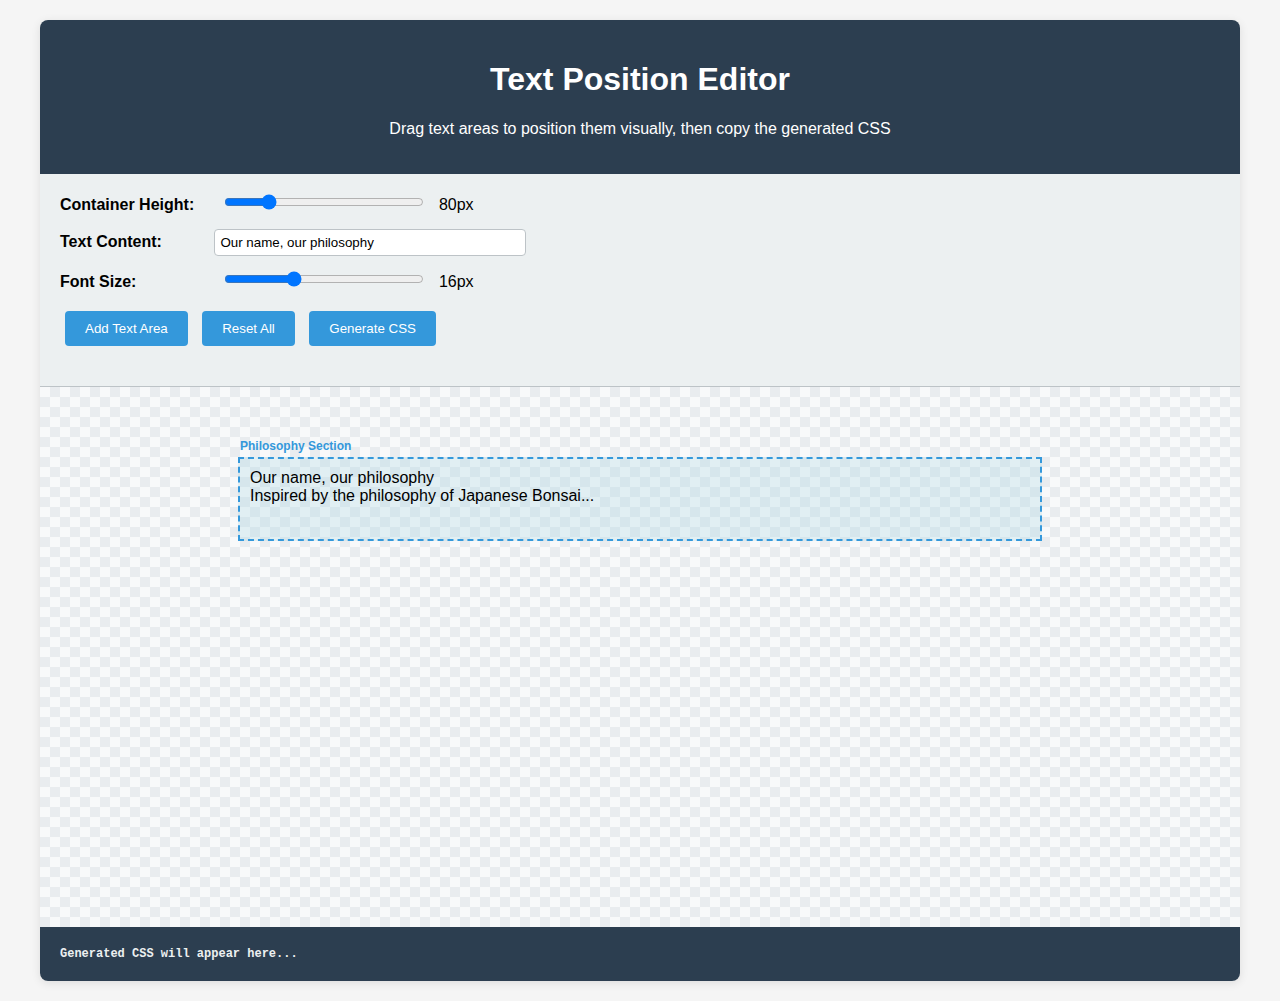
<file: matapouri-blue-project (1)/text_editor.html>
<!DOCTYPE html>
<html lang="en">
<head>
    <meta charset="UTF-8">
    <meta name="viewport" content="width=device-width, initial-scale=1.0">
    <title>Text Position Editor - Matapouri Blue</title>
    <style>
        body {
            font-family: Arial, sans-serif;
            margin: 0;
            padding: 20px;
            background: #f5f5f5;
        }
        
        .editor-container {
            max-width: 1200px;
            margin: 0 auto;
            background: white;
            border-radius: 8px;
            box-shadow: 0 2px 10px rgba(0,0,0,0.1);
            overflow: hidden;
        }
        
        .editor-header {
            background: #2c3e50;
            color: white;
            padding: 20px;
            text-align: center;
        }
        
        .editor-controls {
            padding: 20px;
            background: #ecf0f1;
            border-bottom: 1px solid #bdc3c7;
        }
        
        .control-group {
            margin-bottom: 15px;
        }
        
        label {
            display: inline-block;
            width: 150px;
            font-weight: bold;
        }
        
        input[type="range"] {
            width: 200px;
            margin: 0 10px;
        }
        
        input[type="text"] {
            width: 300px;
            padding: 5px;
            border: 1px solid #bdc3c7;
            border-radius: 4px;
        }
        
        button {
            background: #3498db;
            color: white;
            padding: 10px 20px;
            border: none;
            border-radius: 4px;
            cursor: pointer;
            margin: 5px;
        }
        
        button:hover {
            background: #2980b9;
        }
        
        .preview-container {
            padding: 20px;
            min-height: 500px;
            background: url('data:image/svg+xml,<svg xmlns="http://www.w3.org/2000/svg" width="20" height="20" viewBox="0 0 20 20"><rect width="10" height="10" fill="%23f8f9fa"/><rect x="10" y="10" width="10" height="10" fill="%23f8f9fa"/><rect x="10" width="10" height="10" fill="%23e9ecef"/><rect y="10" width="10" height="10" fill="%23e9ecef"/></svg>');
        }
        
        .text-area {
            border: 2px dashed #3498db;
            position: relative;
            background: rgba(173, 216, 230, 0.3);
            margin: 20px 0;
            cursor: move;
        }
        
        .text-content {
            padding: 10px;
            user-select: none;
        }
        
        .position-indicator {
            position: absolute;
            top: -20px;
            left: 0;
            font-size: 12px;
            color: #3498db;
            font-weight: bold;
        }
        
        .code-output {
            background: #2c3e50;
            color: #ecf0f1;
            padding: 20px;
            font-family: monospace;
            font-size: 12px;
            max-height: 200px;
            overflow-y: auto;
        }
    </style>
</head>
<body>
    <div class="editor-container">
        <div class="editor-header">
            <h1>Text Position Editor</h1>
            <p>Drag text areas to position them visually, then copy the generated CSS</p>
        </div>
        
        <div class="editor-controls">
            <div class="control-group">
                <label>Container Height:</label>
                <input type="range" id="containerHeight" min="50" max="200" value="80">
                <span id="heightValue">80px</span>
            </div>
            
            <div class="control-group">
                <label>Text Content:</label>
                <input type="text" id="textContent" value="Our name, our philosophy" placeholder="Enter text content">
            </div>
            
            <div class="control-group">
                <label>Font Size:</label>
                <input type="range" id="fontSize" min="12" max="24" value="16">
                <span id="fontSizeValue">16px</span>
            </div>
            
            <div class="control-group">
                <button onclick="addTextArea()">Add Text Area</button>
                <button onclick="resetAll()">Reset All</button>
                <button onclick="generateCSS()">Generate CSS</button>
            </div>
        </div>
        
        <div class="preview-container" id="previewContainer">
            <div class="text-area" id="textArea1" style="height: 80px; width: 800px; margin: 50px auto;">
                <div class="position-indicator">Philosophy Section</div>
                <div class="text-content" id="textContent1">
                    <div>Our name, our philosophy</div>
                    <div>Inspired by the philosophy of Japanese Bonsai...</div>
                </div>
            </div>
        </div>
        
        <div class="code-output" id="codeOutput">
            <strong>Generated CSS will appear here...</strong>
        </div>
    </div>

    <script>
        let draggedElement = null;
        let textAreaCounter = 1;
        
        // Make text areas draggable
        function makeDraggable(element) {
            element.addEventListener('mousedown', function(e) {
                if (e.target.classList.contains('text-content') || e.target.parentElement.classList.contains('text-content')) {
                    draggedElement = element;
                    const rect = element.getBoundingClientRect();
                    const offsetX = e.clientX - rect.left;
                    const offsetY = e.clientY - rect.top;
                    
                    function onMouseMove(e) {
                        if (draggedElement) {
                            const container = document.getElementById('previewContainer');
                            const containerRect = container.getBoundingClientRect();
                            
                            let x = e.clientX - containerRect.left - offsetX;
                            let y = e.clientY - containerRect.top - offsetY;
                            
                            // Constrain to container
                            x = Math.max(0, Math.min(x, containerRect.width - draggedElement.offsetWidth));
                            y = Math.max(0, Math.min(y, containerRect.height - draggedElement.offsetHeight));
                            
                            draggedElement.style.left = x + 'px';
                            draggedElement.style.top = y + 'px';
                            draggedElement.style.position = 'absolute';
                            
                            updatePositionIndicator(draggedElement, x, y);
                        }
                    }
                    
                    function onMouseUp() {
                        draggedElement = null;
                        document.removeEventListener('mousemove', onMouseMove);
                        document.removeEventListener('mouseup', onMouseUp);
                        generateCSS();
                    }
                    
                    document.addEventListener('mousemove', onMouseMove);
                    document.addEventListener('mouseup', onMouseUp);
                }
            });
        }
        
        function updatePositionIndicator(element, x, y) {
            const indicator = element.querySelector('.position-indicator');
            indicator.textContent = `Position: ${Math.round(x)}px, ${Math.round(y)}px`;
        }
        
        function addTextArea() {
            textAreaCounter++;
            const textContent = document.getElementById('textContent').value;
            const fontSize = document.getElementById('fontSize').value;
            const height = document.getElementById('containerHeight').value;
            
            const newTextArea = document.createElement('div');
            newTextArea.className = 'text-area';
            newTextArea.id = `textArea${textAreaCounter}`;
            newTextArea.style.height = height + 'px';
            newTextArea.style.width = '800px';
            newTextArea.style.margin = '20px auto';
            newTextArea.innerHTML = `
                <div class="position-indicator">Text Area ${textAreaCounter}</div>
                <div class="text-content" style="font-size: ${fontSize}px;">${textContent}</div>
            `;
            
            document.getElementById('previewContainer').appendChild(newTextArea);
            makeDraggable(newTextArea);
        }
        
        function resetAll() {
            const container = document.getElementById('previewContainer');
            container.innerHTML = `
                <div class="text-area" id="textArea1" style="height: 80px; width: 800px; margin: 50px auto;">
                    <div class="position-indicator">Philosophy Section</div>
                    <div class="text-content" id="textContent1">
                        <div>Our name, our philosophy</div>
                        <div>Inspired by the philosophy of Japanese Bonsai...</div>
                    </div>
                </div>
            `;
            makeDraggable(document.getElementById('textArea1'));
            textAreaCounter = 1;
        }
        
        function generateCSS() {
            const textAreas = document.querySelectorAll('.text-area');
            let css = '';
            
            textAreas.forEach((area, index) => {
                const rect = area.getBoundingClientRect();
                const containerRect = document.getElementById('previewContainer').getBoundingClientRect();
                
                const x = area.style.left ? parseInt(area.style.left) : 0;
                const y = area.style.top ? parseInt(area.style.top) : 0;
                
                css += `/* Text Area ${index + 1} */\n`;
                css += `.text-area-${index + 1} {\n`;
                css += `    position: absolute;\n`;
                css += `    top: ${y}px;\n`;
                css += `    left: ${x}px;\n`;
                css += `    width: ${area.offsetWidth}px;\n`;
                css += `    height: ${area.offsetHeight}px;\n`;
                css += `}\n\n`;
            });
            
            document.getElementById('codeOutput').innerHTML = `<pre>${css}</pre>`;
        }
        
        // Initialize
        document.addEventListener('DOMContentLoaded', function() {
            makeDraggable(document.getElementById('textArea1'));
            
            // Update height control
            document.getElementById('containerHeight').addEventListener('input', function() {
                document.getElementById('heightValue').textContent = this.value + 'px';
            });
            
            // Update font size control
            document.getElementById('fontSize').addEventListener('input', function() {
                document.getElementById('fontSizeValue').textContent = this.value + 'px';
            });
        });
    </script>
</body>
</html>
</file>
